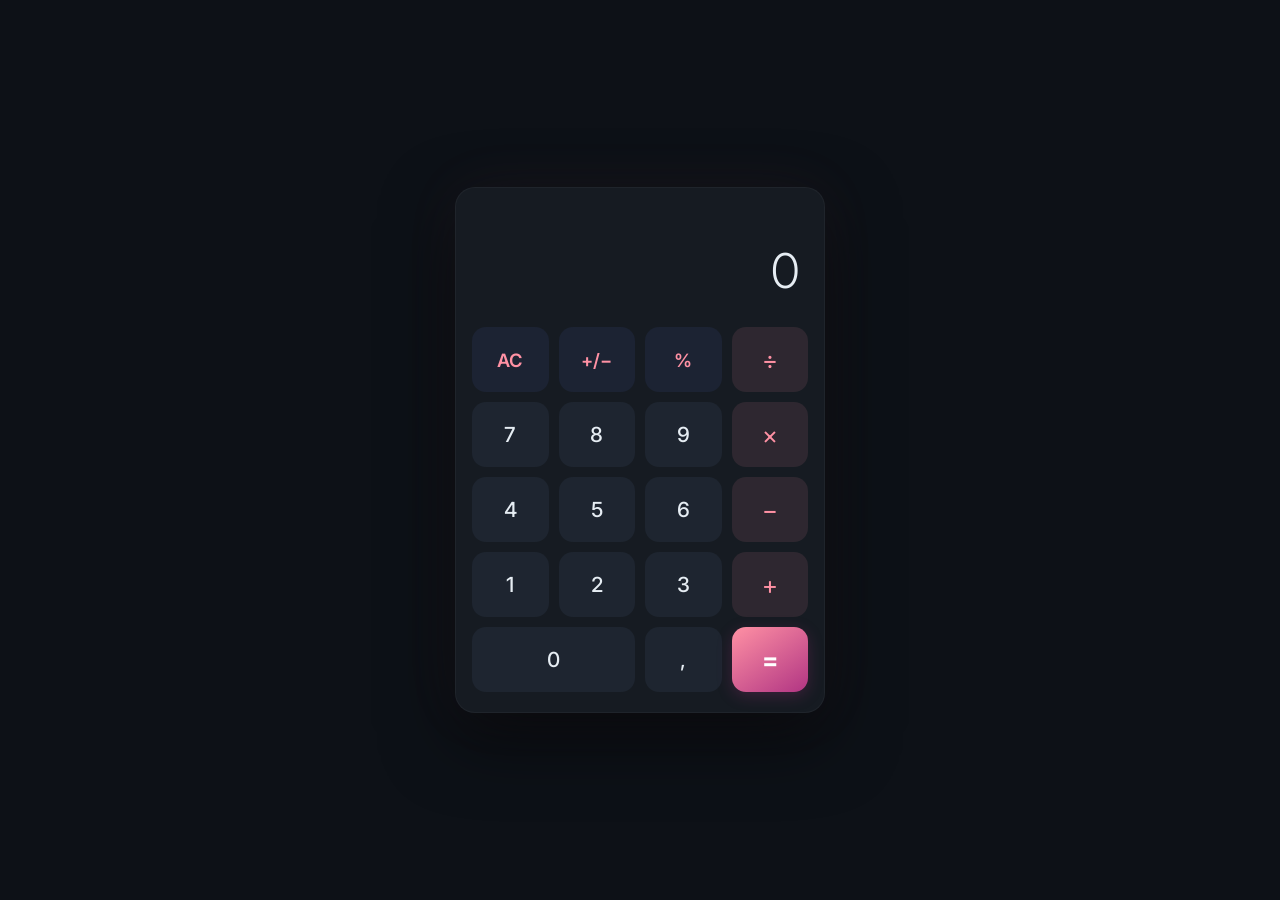
<file: calculadoraoficial/index.html>
<!DOCTYPE html>
<html lang="pt-BR">
<head>
  <meta charset="UTF-8">
  <meta name="viewport" content="width=device-width, initial-scale=1.0">
  <title>Calculadora Oficial</title>
  <link rel="preconnect" href="https://fonts.googleapis.com">
  <link rel="preconnect" href="https://fonts.gstatic.com" crossorigin>
  <link href="https://fonts.googleapis.com/css2?family=Inter:wght@300;400;500;600;700&display=swap" rel="stylesheet">
  <link rel="stylesheet" href="css/styles.css">
</head>
<body>
  <div class="calculator">
    <div class="calculator__display">
      <div class="calculator__expression" id="expression"></div>
      <div class="calculator__result" id="result">0</div>
    </div>

    <div class="calculator__keys" id="keys">
      <!-- Row 1: Functions + Operator -->
      <button class="key key--function" data-action="clear" type="button">AC</button>
      <button class="key key--function" data-action="toggle-sign" type="button">&plus;&sol;&minus;</button>
      <button class="key key--function" data-action="percent" type="button">%</button>
      <button class="key key--operator" data-action="divide" type="button">&divide;</button>

      <!-- Row 2 -->
      <button class="key key--number" data-value="7" type="button">7</button>
      <button class="key key--number" data-value="8" type="button">8</button>
      <button class="key key--number" data-value="9" type="button">9</button>
      <button class="key key--operator" data-action="multiply" type="button">&times;</button>

      <!-- Row 3 -->
      <button class="key key--number" data-value="4" type="button">4</button>
      <button class="key key--number" data-value="5" type="button">5</button>
      <button class="key key--number" data-value="6" type="button">6</button>
      <button class="key key--operator" data-action="subtract" type="button">&minus;</button>

      <!-- Row 4 -->
      <button class="key key--number" data-value="1" type="button">1</button>
      <button class="key key--number" data-value="2" type="button">2</button>
      <button class="key key--number" data-value="3" type="button">3</button>
      <button class="key key--operator" data-action="add" type="button">&plus;</button>

      <!-- Row 5 -->
      <button class="key key--number key--zero" data-value="0" type="button">0</button>
      <button class="key key--number" data-action="decimal" type="button">,</button>
      <button class="key key--equals" data-action="equals" type="button">&equals;</button>
    </div>
  </div>

  <script src="js/calculator.js"></script>
</body>
</html>
</file>
<file: calculadoraoficial/css/styles.css>
/* ===== Reset ===== */
*,
*::before,
*::after {
  margin: 0;
  padding: 0;
  box-sizing: border-box;
}

/* ===== Theme Variables ===== */
:root {
  --color-primary: #ff91a4;
  --color-primary-hover: #ffa4b4;
  --color-accent: #b13583;
  --color-accent-hover: #c43d90;
  --color-bg: #0d1117;
  --color-surface: #161b22;
  --color-surface-hover: #1c2333;
  --color-key: #1e2530;
  --color-key-hover: #2a3140;
  --color-text: #e6edf3;
  --color-text-muted: #8b949e;
  --radius-lg: 20px;
  --radius-key: 14px;
  --shadow-glow: 0 0 60px rgba(255, 145, 164, 0.06);
  --shadow-depth: 0 25px 70px rgba(0, 0, 0, 0.55);
  --transition-fast: 0.12s ease;
  --transition-normal: 0.2s ease;
}

/* ===== Body ===== */
body {
  display: flex;
  justify-content: center;
  align-items: center;
  min-height: 100vh;
  background-color: var(--color-bg);
  font-family: 'Inter', -apple-system, BlinkMacSystemFont, 'Segoe UI', sans-serif;
  color: var(--color-text);
  -webkit-font-smoothing: antialiased;
  -moz-osx-font-smoothing: grayscale;
}

/* ===== Calculator Shell ===== */
.calculator {
  width: 100%;
  max-width: 370px;
  background: var(--color-surface);
  border-radius: var(--radius-lg);
  box-shadow: var(--shadow-depth), var(--shadow-glow);
  overflow: hidden;
  border: 1px solid rgba(255, 255, 255, 0.04);
}

/* ===== Display ===== */
.calculator__display {
  display: flex;
  flex-direction: column;
  align-items: flex-end;
  justify-content: flex-end;
  padding: 28px 24px 20px;
  min-height: 130px;
  overflow: hidden;
}

.calculator__expression {
  font-size: 0.95rem;
  font-weight: 400;
  color: var(--color-text-muted);
  min-height: 22px;
  line-height: 1.4;
  word-break: break-all;
  text-align: right;
  width: 100%;
  transition: color var(--transition-normal);
}

.calculator__result {
  font-size: 3rem;
  font-weight: 300;
  color: var(--color-text);
  line-height: 1.2;
  word-break: break-all;
  text-align: right;
  width: 100%;
  margin-top: 4px;
  transition: font-size var(--transition-fast);
}

.calculator__result.shrink {
  font-size: 2rem;
}

.calculator__result.error {
  color: #ff6b6b;
}

/* ===== Keys Grid ===== */
.calculator__keys {
  display: grid;
  grid-template-columns: repeat(4, 1fr);
  gap: 10px;
  padding: 8px 16px 20px;
}

/* ===== Base Key ===== */
.key {
  display: flex;
  justify-content: center;
  align-items: center;
  height: 65px;
  border: none;
  border-radius: var(--radius-key);
  font-family: inherit;
  font-size: 1.3rem;
  font-weight: 500;
  cursor: pointer;
  outline: none;
  user-select: none;
  -webkit-tap-highlight-color: transparent;
  transition:
    background-color var(--transition-fast),
    transform var(--transition-fast),
    box-shadow var(--transition-fast);
  position: relative;
  overflow: hidden;
}

.key::after {
  content: '';
  position: absolute;
  inset: 0;
  background: radial-gradient(circle at center, rgba(255, 255, 255, 0.15) 0%, transparent 70%);
  opacity: 0;
  transition: opacity 0.3s;
  pointer-events: none;
}

.key:active::after {
  opacity: 1;
}

.key:active {
  transform: scale(0.92);
}

/* ===== Number Keys ===== */
.key--number {
  background-color: var(--color-key);
  color: var(--color-text);
}

.key--number:hover {
  background-color: var(--color-key-hover);
}

/* ===== Function Keys (AC, +/-, %) ===== */
.key--function {
  background-color: var(--color-surface-hover);
  color: var(--color-primary);
  font-weight: 600;
  font-size: 1.15rem;
}

.key--function:hover {
  background-color: #242d3d;
}

/* ===== Operator Keys ===== */
.key--operator {
  background-color: rgba(255, 145, 164, 0.1);
  color: var(--color-primary);
  font-size: 1.55rem;
  font-weight: 400;
}

.key--operator:hover {
  background-color: rgba(255, 145, 164, 0.18);
}

.key--operator.active {
  background-color: var(--color-primary);
  color: var(--color-bg);
  box-shadow: 0 0 20px rgba(255, 145, 164, 0.3);
}

/* ===== Equals Key ===== */
.key--equals {
  background: linear-gradient(145deg, var(--color-primary), var(--color-accent));
  color: #fff;
  font-size: 1.55rem;
  font-weight: 700;
  box-shadow: 0 4px 15px rgba(177, 53, 131, 0.25);
}

.key--equals:hover {
  background: linear-gradient(145deg, var(--color-primary-hover), var(--color-accent-hover));
  box-shadow: 0 4px 20px rgba(177, 53, 131, 0.35);
}

/* ===== Zero Key (wide) ===== */
.key--zero {
  grid-column: span 2;
  justify-content: center;
}

/* ===== Button Press Animation ===== */
@keyframes keypress-flash {
  0% { opacity: 0.5; }
  100% { opacity: 0; }
}

.key.pressed::before {
  content: '';
  position: absolute;
  inset: 0;
  background: rgba(255, 255, 255, 0.08);
  animation: keypress-flash 0.25s ease-out forwards;
  pointer-events: none;
}

/* ===== Responsive (mobile < 400px) ===== */
@media (max-width: 400px) {
  body {
    align-items: flex-end;
  }

  .calculator {
    max-width: 100%;
    border-radius: var(--radius-lg) var(--radius-lg) 0 0;
    border-bottom: none;
  }

  .calculator__display {
    padding: 20px 20px 16px;
    min-height: 110px;
  }

  .calculator__result {
    font-size: 2.6rem;
  }

  .calculator__keys {
    gap: 8px;
    padding: 6px 12px 16px;
  }

  .key {
    height: 58px;
    font-size: 1.2rem;
    border-radius: 12px;
  }

  .key--operator,
  .key--equals {
    font-size: 1.4rem;
  }
}

/* ===== Very small screens ===== */
@media (max-width: 340px) {
  .calculator__keys {
    gap: 6px;
    padding: 4px 8px 12px;
  }

  .key {
    height: 52px;
    font-size: 1.1rem;
  }

  .calculator__result {
    font-size: 2.2rem;
  }
}
</file>
